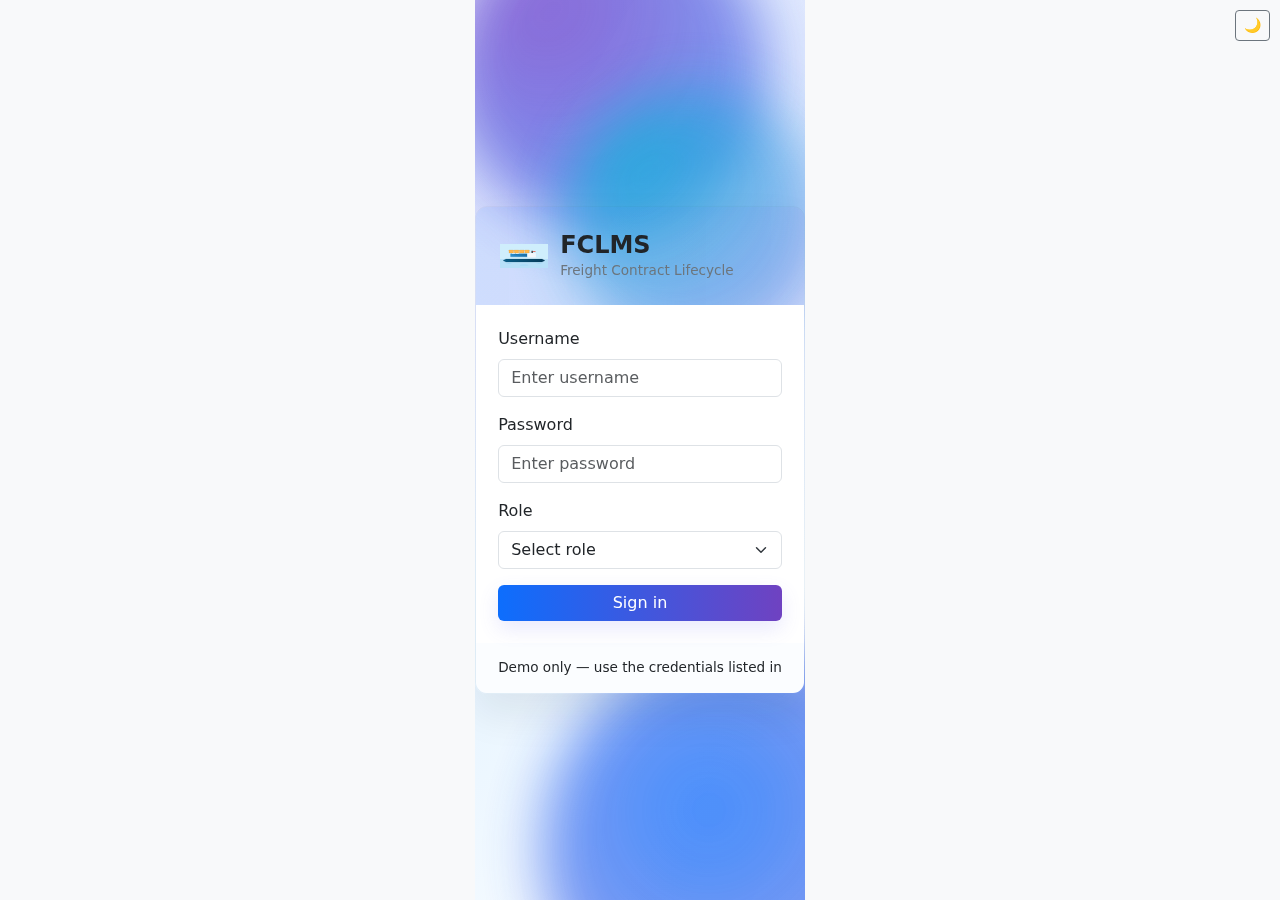
<file: index.html>
<!doctype html>
<html lang="en">
<head>
  <meta charset="utf-8">
  <meta name="viewport" content="width=device-width, initial-scale=1">
  <title>FCLMS - Login</title>
  <link href="https://cdn.jsdelivr.net/npm/bootstrap@5.3.2/dist/css/bootstrap.min.css" rel="stylesheet">
  <link href="assets/css/style.css" rel="stylesheet">
</head>
<body class="bg-light">
  <div class="container vh-100 d-flex align-items-center justify-content-center">
  <div class="login-bg">
    <div class="particle-layer" id="particleLayer" aria-hidden="true"></div>
    <div class="bg-anim" aria-hidden="true">
      <span class="blob blob1"></span>
      <span class="blob blob2"></span>
      <span class="blob blob3"></span>
    </div>
    <div class="login-card">
      <div class="login-header d-flex align-items-center">
        <div class="brand">
          <div class="logo"><img src="assets/img/tanker.svg" alt="FMG logo" class="site-logo"></div>
          <div>
            <h4>FCLMS</h4>
            <div class="small-note">Freight Contract Lifecycle</div>
          </div>
        </div>
        <div class="ms-auto">
          <button id="darkModeToggleFixed" class="btn btn-sm btn-outline-secondary" title="Toggle dark mode">🌙</button>
        </div>
      </div>
      <div class="login-body">
        <form id="loginForm">
          <div class="mb-3">
            <label for="username" class="form-label">Username</label>
            <input type="text" id="username" class="form-control" placeholder="Enter username" required>
          </div>
          <div class="mb-3">
            <label for="password" class="form-label">Password</label>
            <input type="password" id="password" class="form-control" placeholder="Enter password" required>
          </div>
          <div class="mb-3">
            <label for="role" class="form-label">Role</label>
            <select id="role" class="form-select" required>
              <option value="">Select role</option>
              <option>Admin</option>
              <option>Legal</option>
              <option>Operations</option>
              <option>User</option>
            </select>
          </div>
          <div class="d-grid">
            <button type="submit" class="btn btn-gradient">Sign in</button>
          </div>
        </form>
      </div>
      <div class="login-footer">Demo only — use the credentials listed in <code></code></div>
    </div>
  </div>
  <script src="https://code.jquery.com/jquery-3.7.1.min.js"></script>
  <script src="https://cdn.jsdelivr.net/npm/bootstrap@5.3.2/dist/js/bootstrap.bundle.min.js"></script>
  <script src="assets/js/app.js"></script>
</body>
</html>
</file>
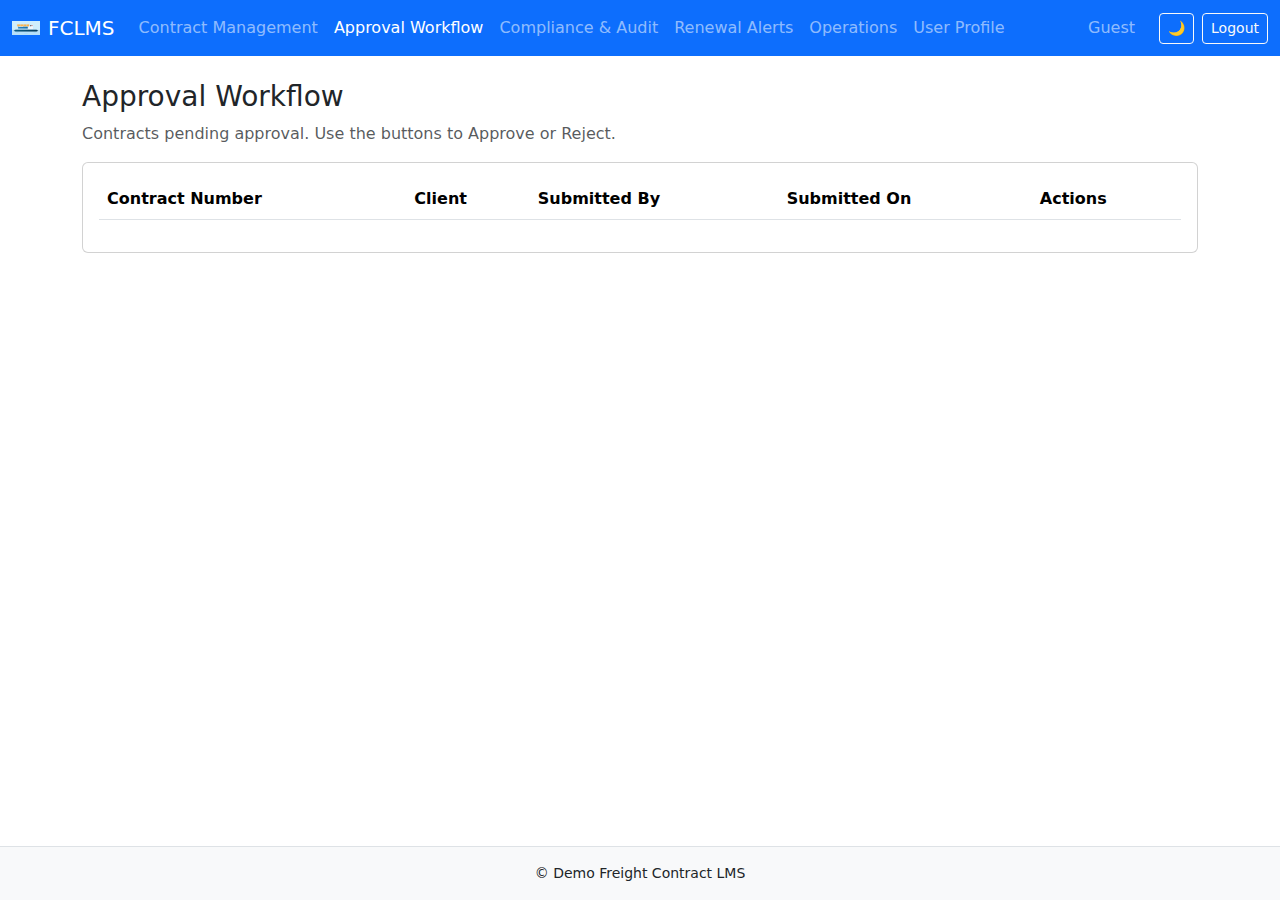
<file: approval_workflow.html>
<!doctype html>
<html lang="en">
<head>
  <meta charset="utf-8">
  <meta name="viewport" content="width=device-width, initial-scale=1">
  <title>FCLMS - Approval Workflow</title>
  <link href="https://cdn.jsdelivr.net/npm/bootstrap@5.3.2/dist/css/bootstrap.min.css" rel="stylesheet">
  <link href="assets/css/style.css" rel="stylesheet">
</head>
<body>
  <nav class="navbar navbar-expand-lg navbar-dark bg-primary">
    <div class="container-fluid">
      <a class="navbar-brand d-flex align-items-center" href="dashboard.html"><img src="assets/img/tanker.svg" class="nav-logo me-2" alt="FMG">FCLMS</a>
      <button class="navbar-toggler" type="button" data-bs-toggle="collapse" data-bs-target="#mainNav">
        <span class="navbar-toggler-icon"></span>
      </button>
      <div class="collapse navbar-collapse" id="mainNav">
        <ul class="navbar-nav me-auto mb-2 mb-lg-0">
          <li class="nav-item"><a class="nav-link" href="contract_management.html">Contract Management</a></li>
          <li class="nav-item"><a class="nav-link active" href="approval_workflow.html">Approval Workflow</a></li>
          <li class="nav-item"><a class="nav-link" href="compliance_audit.html">Compliance &amp; Audit</a></li>
          <li class="nav-item"><a class="nav-link" href="renewal_alerts.html">Renewal Alerts</a></li>
          <li class="nav-item"><a class="nav-link" href="operations.html">Operations</a></li>
          <li class="nav-item"><a class="nav-link" href="user_profile.html">User Profile</a></li>
        </ul>
        <span class="navbar-text me-3" id="navUser">Welcome</span>
        <button id="darkModeToggle" class="btn btn-outline-light btn-sm ms-2" title="Toggle dark mode">🌙</button>
        <a class="btn btn-outline-light btn-sm ms-2" href="index.html">Logout</a>
      </div>
    </div>
  </nav>

  <main class="container my-4">
    <h3>Approval Workflow</h3>
    <p class="text-muted">Contracts pending approval. Use the buttons to Approve or Reject.</p>

    <div class="card">
      <div class="card-body">
        <div class="table-responsive">
          <table class="table table-hover" id="approvalsTable">
            <thead>
              <tr>
                <th>Contract Number</th>
                <th>Client</th>
                <th>Submitted By</th>
                <th>Submitted On</th>
                <th>Actions</th>
              </tr>
            </thead>
            <tbody>
              <!-- injected by JS -->
            </tbody>
          </table>
        </div>
      </div>
    </div>
  </main>

  <footer class="bg-light py-3 mt-auto border-top">
    <div class="container text-center small">© Demo Freight Contract LMS</div>
  </footer>

  <script src="https://code.jquery.com/jquery-3.7.1.min.js"></script>
  <script src="https://cdn.jsdelivr.net/npm/bootstrap@5.3.2/dist/js/bootstrap.bundle.min.js"></script>
  <script src="assets/js/app.js"></script>
</body>
</html>
</file>
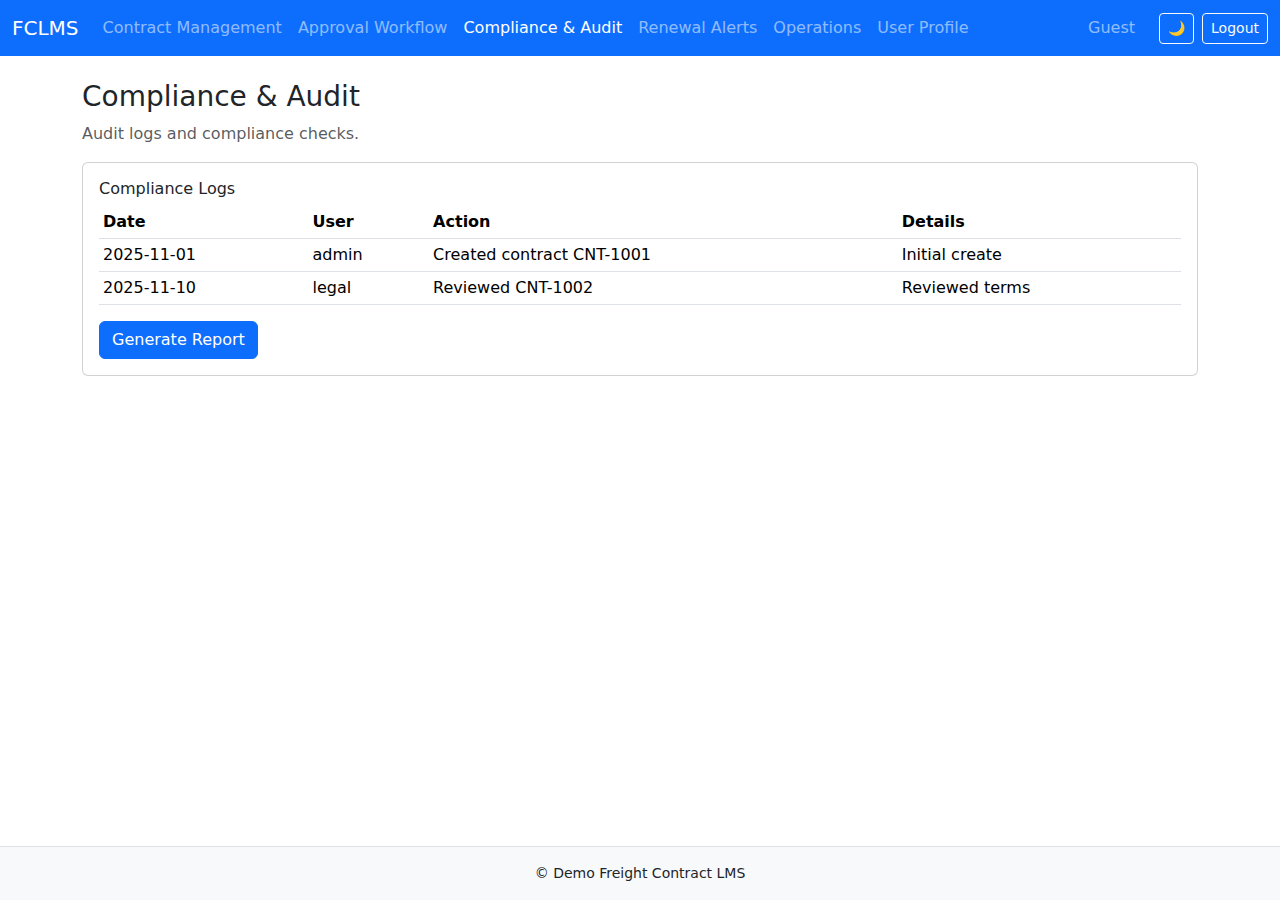
<file: compliance_audit.html>
<!doctype html>
<html lang="en">
<head>
  <meta charset="utf-8">
  <meta name="viewport" content="width=device-width, initial-scale=1">
  <title>FCLMS - Compliance & Audit</title>
  <link href="https://cdn.jsdelivr.net/npm/bootstrap@5.3.2/dist/css/bootstrap.min.css" rel="stylesheet">
  <link href="assets/css/style.css" rel="stylesheet">
</head>
<body>
  <nav class="navbar navbar-expand-lg navbar-dark bg-primary">
    <div class="container-fluid">
      <a class="navbar-brand" href="dashboard.html">FCLMS</a>
      <button class="navbar-toggler" type="button" data-bs-toggle="collapse" data-bs-target="#mainNav">
        <span class="navbar-toggler-icon"></span>
      </button>
      <div class="collapse navbar-collapse" id="mainNav">
        <ul class="navbar-nav me-auto mb-2 mb-lg-0">
          <li class="nav-item"><a class="nav-link" href="contract_management.html">Contract Management</a></li>
          <li class="nav-item"><a class="nav-link" href="approval_workflow.html">Approval Workflow</a></li>
          <li class="nav-item"><a class="nav-link active" href="compliance_audit.html">Compliance &amp; Audit</a></li>
          <li class="nav-item"><a class="nav-link" href="renewal_alerts.html">Renewal Alerts</a></li>
          <li class="nav-item"><a class="nav-link" href="operations.html">Operations</a></li>
          <li class="nav-item"><a class="nav-link" href="user_profile.html">User Profile</a></li>
        </ul>
        <span class="navbar-text me-3" id="navUser">Welcome</span>
        <button id="darkModeToggle" class="btn btn-outline-light btn-sm ms-2" title="Toggle dark mode">🌙</button>
        <a class="btn btn-outline-light btn-sm ms-2" href="index.html">Logout</a>
      </div>
    </div>
  </nav>

  <main class="container my-4">
    <h3>Compliance &amp; Audit</h3>
    <p class="text-muted">Audit logs and compliance checks.</p>

    <div class="card mb-3">
      <div class="card-body">
        <h6>Compliance Logs</h6>
        <div class="table-responsive">
          <table class="table table-sm" id="complianceTable">
            <thead>
              <tr>
                <th>Date</th>
                <th>User</th>
                <th>Action</th>
                <th>Details</th>
              </tr>
            </thead>
            <tbody></tbody>
          </table>
        </div>
        <button class="btn btn-primary" id="generateReport">Generate Report</button>
      </div>
    </div>
  </main>

  <footer class="bg-light py-3 mt-auto border-top">
    <div class="container text-center small">© Demo Freight Contract LMS</div>
  </footer>

  <script src="https://code.jquery.com/jquery-3.7.1.min.js"></script>
  <script src="https://cdn.jsdelivr.net/npm/bootstrap@5.3.2/dist/js/bootstrap.bundle.min.js"></script>
  <script src="assets/js/app.js"></script>
</body>
</html>
</file>
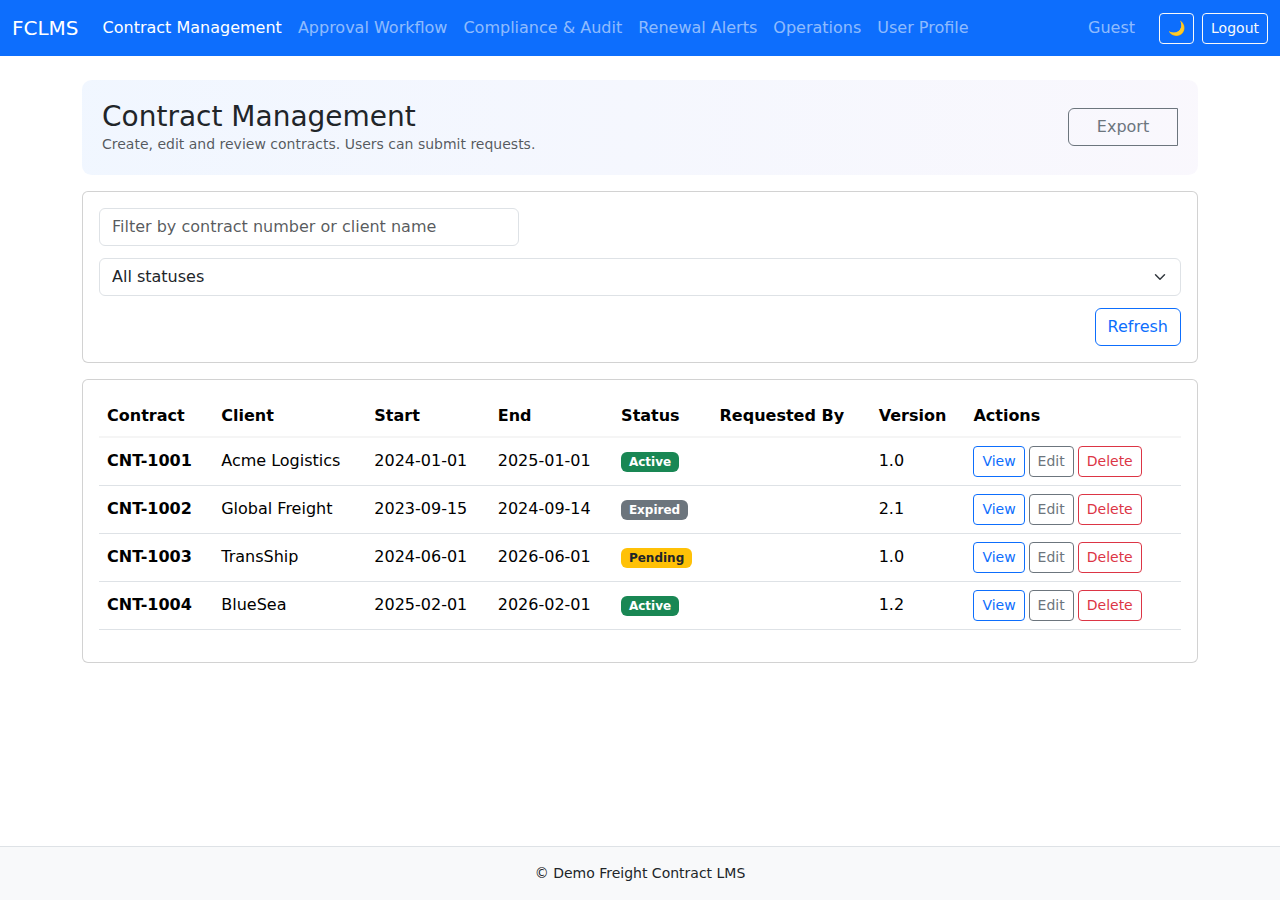
<file: contract_management.html>
<!doctype html>
<html lang="en">
<head>
  <meta charset="utf-8">
  <meta name="viewport" content="width=device-width, initial-scale=1">
  <title>FCLMS - Contract Management</title>
  <link href="https://cdn.jsdelivr.net/npm/bootstrap@5.3.2/dist/css/bootstrap.min.css" rel="stylesheet">
  <link href="assets/css/style.css" rel="stylesheet">
</head>
<body>
  <!-- Navbar -->
  <nav class="navbar navbar-expand-lg navbar-dark bg-primary">
    <div class="container-fluid">
      <a class="navbar-brand" href="dashboard.html">FCLMS</a>
      <button class="navbar-toggler" type="button" data-bs-toggle="collapse" data-bs-target="#mainNav">
        <span class="navbar-toggler-icon"></span>
      </button>
      <div class="collapse navbar-collapse" id="mainNav">
        <ul class="navbar-nav me-auto mb-2 mb-lg-0">
          <li class="nav-item"><a class="nav-link active" href="contract_management.html">Contract Management</a></li>
          <li class="nav-item"><a class="nav-link" href="approval_workflow.html">Approval Workflow</a></li>
          <li class="nav-item"><a class="nav-link" href="compliance_audit.html">Compliance &amp; Audit</a></li>
          <li class="nav-item"><a class="nav-link" href="renewal_alerts.html">Renewal Alerts</a></li>
          <li class="nav-item"><a class="nav-link" href="operations.html">Operations</a></li>
          <li class="nav-item"><a class="nav-link" href="user_profile.html">User Profile</a></li>
        </ul>
        <span class="navbar-text me-3" id="navUser">Welcome</span>
        <button id="darkModeToggle" class="btn btn-outline-light btn-sm ms-2" title="Toggle dark mode">🌙</button>
        <a class="btn btn-outline-light btn-sm ms-2" href="index.html">Logout</a>
      </div>
    </div>
  </nav>

  <main class="container my-4">
    <div class="contracts-hero">
      <div>
        <h3>Contract Management</h3>
        <p class="small text-muted">Create, edit and review contracts. Users can submit requests.</p>
      </div>
      <div class="contract-actions">
        <div class="btn-group" role="group">
          <button class="btn btn-outline-secondary" id="exportContracts">Export</button>
          <button class="btn btn-success" id="createContractBtn">Create Contract</button>
        </div>
      </div>
    </div>

    <div class="card mb-3">
      <div class="card-body">
        <div class="d-flex toolbar">
          <input type="text" id="contractSearch" class="form-control search-input" placeholder="Filter by contract number or client name">
          <select id="statusFilter" class="form-select filter-select">
            <option value="">All statuses</option>
            <option>Active</option>
            <option>Pending</option>
            <option>Expired</option>
            <option>Requested</option>
          </select>
          <div class="ms-auto">
            <a href="contract_management.html" class="btn btn-outline-primary">Refresh</a>
          </div>
        </div>
      </div>
    </div>

    <div class="card">
      <div class="card-body">
        <div class="table-responsive">
          <table class="table table-hover contract-table" id="contractsTable">
            <thead>
              <tr>
                <th>Contract</th>
                <th>Client</th>
                <th>Start</th>
                <th>End</th>
                <th>Status</th>
                <th>Requested By</th>
                <th>Version</th>
                <th>Actions</th>
              </tr>
            </thead>
            <tbody>
              <!-- rows injected by JS -->
            </tbody>
          </table>
        </div>
      </div>
    </div>
    <!-- User-only: Create Contract Request (visible only to role 'User') -->
    <div id="userRequestSection" class="card mt-4" style="display:none;">
      <div class="card-body">
        <h5>Create Contract Request</h5>
        <form id="requestForm">
          <div class="row">
            <div class="col-md-4 mb-3">
              <label class="form-label">User ID</label>
              <input class="form-control" id="r_userid" readonly>
            </div>
            <div class="col-md-4 mb-3">
              <label class="form-label">Start Date</label>
              <input type="date" class="form-control" id="r_start" required>
            </div>
            <div class="col-md-4 mb-3">
              <label class="form-label">End Date</label>
              <input type="date" class="form-control" id="r_end" required>
            </div>
          </div>
          <div class="mb-3">
            <label class="form-label">Description</label>
            <textarea class="form-control" id="r_description" rows="3" required></textarea>
          </div>
          <div>
            <button class="btn btn-primary" type="submit">Submit Request</button>
          </div>
        </form>
      </div>
    </div>
  </main>

  <!-- Create/Edit Modal -->
  <div class="modal fade" id="contractModal" tabindex="-1">
    <div class="modal-dialog modal-lg">
      <div class="modal-content">
        <div class="modal-header">
          <h5 class="modal-title" id="contractModalLabel">Create Contract</h5>
          <button type="button" class="btn-close" data-bs-dismiss="modal"></button>
        </div>
        <form id="contractForm">
          <div class="modal-body">
            <input type="hidden" id="contractIndex">
            <div class="row">
              <div class="col-md-6 mb-3">
                <label class="form-label">Contract Number</label>
                <input class="form-control" id="c_number" required>
              </div>
              <div class="col-md-6 mb-3">
                <label class="form-label">Client Name</label>
                <input class="form-control" id="c_client" required>
              </div>
            </div>
            <div class="row">
              <div class="col-md-6 mb-3">
                <label class="form-label">Start Date</label>
                <input type="date" class="form-control" id="c_start" required>
              </div>
              <div class="col-md-6 mb-3">
                <label class="form-label">End Date</label>
                <input type="date" class="form-control" id="c_end" required>
              </div>
            </div>
            <div class="row">
              <div class="col-md-6 mb-3">
                <label class="form-label">Status</label>
                <select class="form-select" id="c_status">
                  <option>Active</option>
                  <option>Pending</option>
                  <option>Expired</option>
                </select>
              </div>
              <div class="col-md-6 mb-3">
                <label class="form-label">Version</label>
                <input class="form-control" id="c_version" value="1.0">
              </div>
            </div>
            <div class="mb-3">
              <label class="form-label">Notes</label>
              <textarea id="c_notes" class="form-control" rows="3"></textarea>
            </div>
          </div>
          <div class="modal-footer">
            <button type="button" class="btn btn-secondary" data-bs-dismiss="modal">Cancel</button>
            <button type="submit" class="btn btn-primary">Save</button>
          </div>
        </form>
      </div>
    </div>
  </div>

  <!-- View Details Modal -->
  <div class="modal fade" id="viewModal" tabindex="-1">
    <div class="modal-dialog">
      <div class="modal-content">
        <div class="modal-header">
          <h5 class="modal-title">Contract Details</h5>
          <button type="button" class="btn-close" data-bs-dismiss="modal"></button>
        </div>
        <div class="modal-body" id="viewBody">
          <!-- injected -->
        </div>
        <div class="modal-footer">
          <button class="btn btn-secondary" data-bs-dismiss="modal">Close</button>
        </div>
      </div>
    </div>
  </div>

  <footer class="bg-light py-3 mt-auto border-top">
    <div class="container text-center small">© Demo Freight Contract LMS</div>
  </footer>

  <script src="https://code.jquery.com/jquery-3.7.1.min.js"></script>
  <script src="https://cdn.jsdelivr.net/npm/bootstrap@5.3.2/dist/js/bootstrap.bundle.min.js"></script>
  <script src="assets/js/app.js"></script>
</body>
</html>
</file>
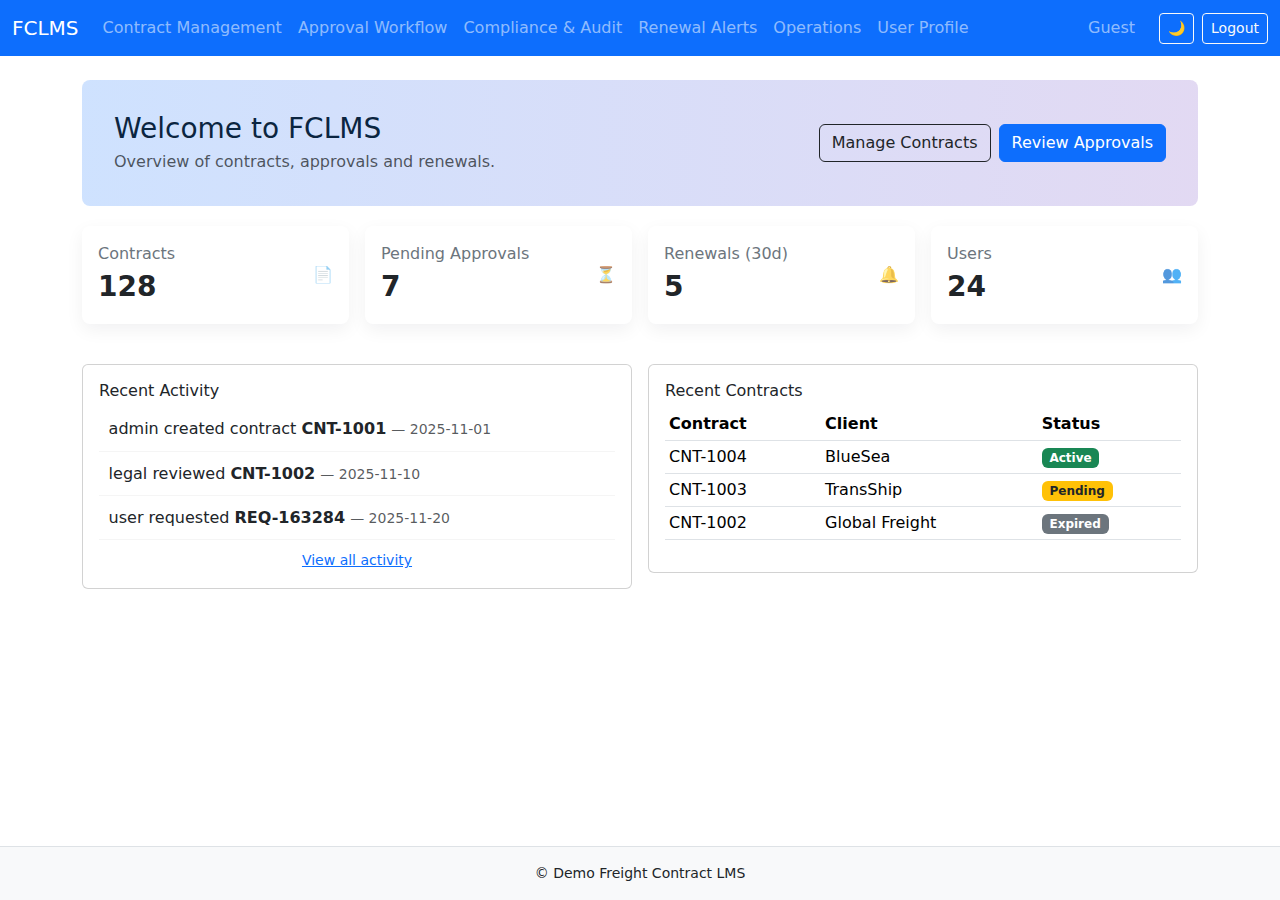
<file: dashboard.html>
<!doctype html>
<html lang="en">
<head>
  <meta charset="utf-8">
  <meta name="viewport" content="width=device-width, initial-scale=1">
  <title>FCLMS - Dashboard</title>
  <link href="https://cdn.jsdelivr.net/npm/bootstrap@5.3.2/dist/css/bootstrap.min.css" rel="stylesheet">
  <link href="assets/css/style.css" rel="stylesheet">
</head>
<body>
  <!-- Navbar -->
  <nav class="navbar navbar-expand-lg navbar-dark bg-primary">
    <div class="container-fluid">
      <a class="navbar-brand" href="#">FCLMS</a>
      <button class="navbar-toggler" type="button" data-bs-toggle="collapse" data-bs-target="#mainNav">
        <span class="navbar-toggler-icon"></span>
      </button>
      <div class="collapse navbar-collapse" id="mainNav">
        <ul class="navbar-nav me-auto mb-2 mb-lg-0">
          <li class="nav-item"><a class="nav-link" href="contract_management.html">Contract Management</a></li>
          <li class="nav-item"><a class="nav-link" href="approval_workflow.html">Approval Workflow</a></li>
          <li class="nav-item"><a class="nav-link" href="compliance_audit.html">Compliance &amp; Audit</a></li>
          <li class="nav-item"><a class="nav-link" href="renewal_alerts.html">Renewal Alerts</a></li>
          <li class="nav-item"><a class="nav-link" href="operations.html">Operations</a></li>
          <li class="nav-item"><a class="nav-link" href="user_profile.html">User Profile</a></li>
        </ul>
        <span class="navbar-text me-3" id="navUser">Welcome</span>
        <button id="darkModeToggle" class="btn btn-outline-light btn-sm ms-2" title="Toggle dark mode">🌙</button>
        <a class="btn btn-outline-light btn-sm ms-2" href="index.html">Logout</a>
      </div>
    </div>
  </nav>

  <main class="container my-4">
    <div class="row">
      <div class="col-12">
        <section class="dashboard-hero d-flex justify-content-between align-items-center">
          <div>
            <h3 class="mb-1">Welcome to FCLMS</h3>
            <p class="mb-0 text-muted">Overview of contracts, approvals and renewals.</p>
          </div>
          <div class="d-flex gap-2">
            <a href="contract_management.html" class="btn btn-outline-dark">Manage Contracts</a>
            <a href="approval_workflow.html" class="btn btn-primary">Review Approvals</a>
          </div>
        </section>

        <div class="row g-3">
          <div class="col-sm-6 col-md-3">
            <div class="stat-card bg-white p-3">
              <div class="d-flex justify-content-between align-items-center">
                <div>
                  <div class="stat-label">Contracts</div>
                  <div class="stat-value">128</div>
                </div>
                <div class="text-muted">📄</div>
              </div>
            </div>
          </div>
          <div class="col-sm-6 col-md-3">
            <div class="stat-card bg-white p-3">
              <div class="d-flex justify-content-between align-items-center">
                <div>
                  <div class="stat-label">Pending Approvals</div>
                  <div class="stat-value">7</div>
                </div>
                <div class="text-muted">⏳</div>
              </div>
            </div>
          </div>
          <div class="col-sm-6 col-md-3">
            <div class="stat-card bg-white p-3">
              <div class="d-flex justify-content-between align-items-center">
                <div>
                  <div class="stat-label">Renewals (30d)</div>
                  <div class="stat-value">5</div>
                </div>
                <div class="text-muted">🔔</div>
              </div>
            </div>
          </div>
          <div class="col-sm-6 col-md-3">
            <div class="stat-card bg-white p-3">
              <div class="d-flex justify-content-between align-items-center">
                <div>
                  <div class="stat-label">Users</div>
                  <div class="stat-value">24</div>
                </div>
                <div class="text-muted">👥</div>
              </div>
            </div>
          </div>
        </div>

        <div class="row mt-4 g-3">
          <div class="col-lg-6">
            <div class="card">
              <div class="card-body">
                <h6 class="card-title">Recent Activity</h6>
                <div class="activity-item">admin created contract <strong>CNT-1001</strong> <span class="text-muted small">— 2025-11-01</span></div>
                <div class="activity-item">legal reviewed <strong>CNT-1002</strong> <span class="text-muted small">— 2025-11-10</span></div>
                <div class="activity-item">user requested <strong>REQ-163284</strong> <span class="text-muted small">— 2025-11-20</span></div>
                <div class="mt-2 text-center"><a href="compliance_audit.html" class="small">View all activity</a></div>
              </div>
            </div>
          </div>
          <div class="col-lg-6">
            <div class="card">
              <div class="card-body">
                <h6 class="card-title">Recent Contracts</h6>
                <div class="table-responsive">
                  <table class="table table-sm recent-table">
                    <thead>
                      <tr><th>Contract</th><th>Client</th><th>Status</th></tr>
                    </thead>
                    <tbody>
                      <tr><td>CNT-1004</td><td>BlueSea</td><td><span class="badge bg-success">Active</span></td></tr>
                      <tr><td>CNT-1003</td><td>TransShip</td><td><span class="badge bg-warning text-dark">Pending</span></td></tr>
                      <tr><td>CNT-1002</td><td>Global Freight</td><td><span class="badge bg-secondary">Expired</span></td></tr>
                    </tbody>
                  </table>
                </div>
              </div>
            </div>
          </div>
        </div>
      </div>
    </div>
  </main>

  <footer class="bg-light py-3 mt-auto border-top">
    <div class="container text-center small">© Demo Freight Contract LMS</div>
  </footer>

  <script src="https://code.jquery.com/jquery-3.7.1.min.js"></script>
  <script src="https://cdn.jsdelivr.net/npm/bootstrap@5.3.2/dist/js/bootstrap.bundle.min.js"></script>
  <script src="assets/js/app.js"></script>
</body>
</html>
</file>
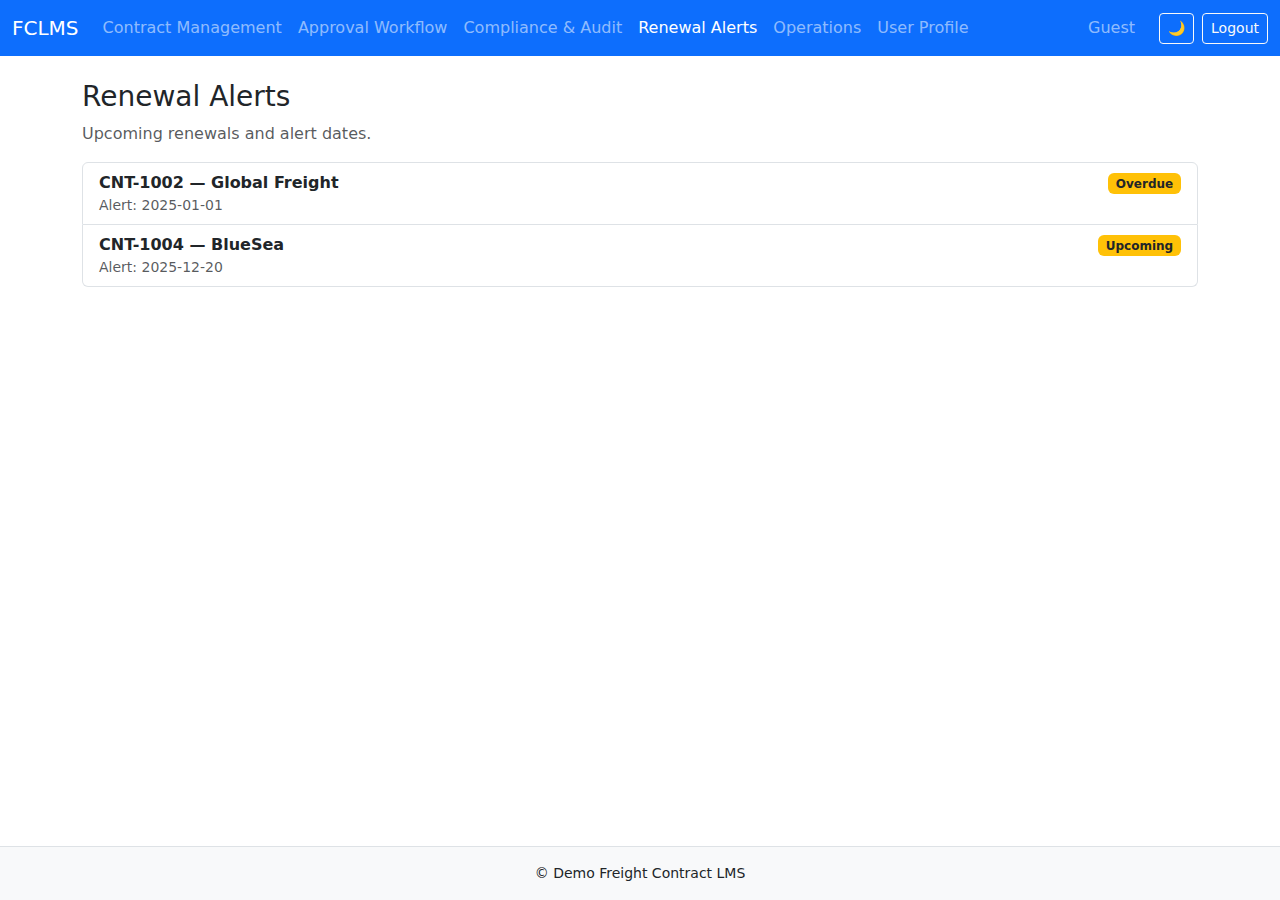
<file: renewal_alerts.html>
<!doctype html>
<html lang="en">
<head>
  <meta charset="utf-8">
  <meta name="viewport" content="width=device-width, initial-scale=1">
  <title>FCLMS - Renewal Alerts</title>
  <link href="https://cdn.jsdelivr.net/npm/bootstrap@5.3.2/dist/css/bootstrap.min.css" rel="stylesheet">
  <link href="assets/css/style.css" rel="stylesheet">
</head>
<body>
  <nav class="navbar navbar-expand-lg navbar-dark bg-primary">
    <div class="container-fluid">
      <a class="navbar-brand" href="dashboard.html">FCLMS</a>
      <button class="navbar-toggler" type="button" data-bs-toggle="collapse" data-bs-target="#mainNav">
        <span class="navbar-toggler-icon"></span>
      </button>
      <div class="collapse navbar-collapse" id="mainNav">
        <ul class="navbar-nav me-auto mb-2 mb-lg-0">
          <li class="nav-item"><a class="nav-link" href="contract_management.html">Contract Management</a></li>
          <li class="nav-item"><a class="nav-link" href="approval_workflow.html">Approval Workflow</a></li>
          <li class="nav-item"><a class="nav-link" href="compliance_audit.html">Compliance &amp; Audit</a></li>
          <li class="nav-item"><a class="nav-link active" href="renewal_alerts.html">Renewal Alerts</a></li>
          <li class="nav-item"><a class="nav-link" href="operations.html">Operations</a></li>
          <li class="nav-item"><a class="nav-link" href="user_profile.html">User Profile</a></li>
        </ul>
        <span class="navbar-text me-3" id="navUser">Welcome</span>
        <button id="darkModeToggle" class="btn btn-outline-light btn-sm ms-2" title="Toggle dark mode">🌙</button>
        <a class="btn btn-outline-light btn-sm ms-2" href="index.html">Logout</a>
      </div>
    </div>
  </nav>

  <main class="container my-4">
    <h3>Renewal Alerts</h3>
    <p class="text-muted">Upcoming renewals and alert dates.</p>

    <div class="list-group" id="renewalsList">
      <!-- injected -->
    </div>
  </main>

  <footer class="bg-light py-3 mt-auto border-top">
    <div class="container text-center small">© Demo Freight Contract LMS</div>
  </footer>

  <script src="https://code.jquery.com/jquery-3.7.1.min.js"></script>
  <script src="https://cdn.jsdelivr.net/npm/bootstrap@5.3.2/dist/js/bootstrap.bundle.min.js"></script>
  <script src="assets/js/app.js"></script>
</body>
</html>
</file>
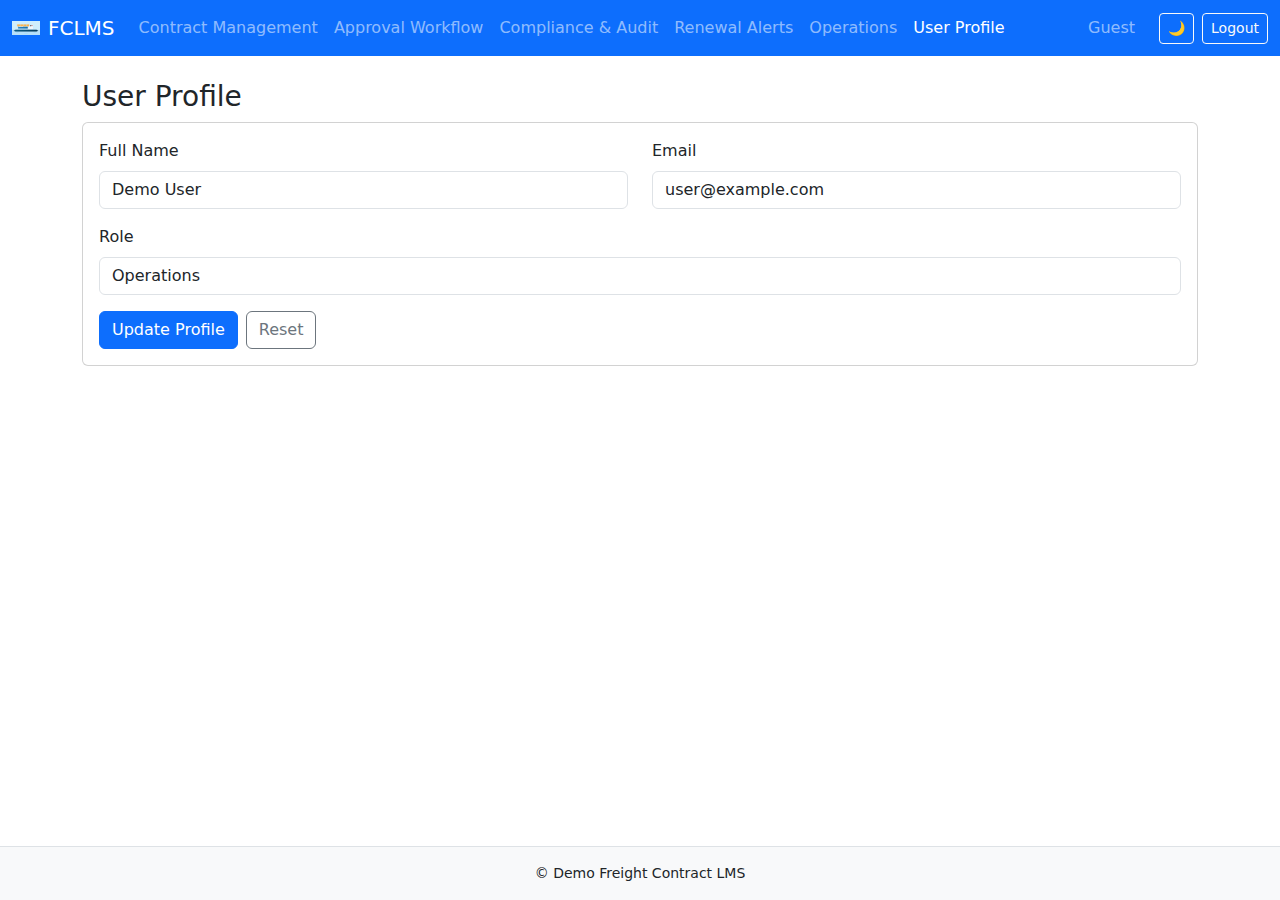
<file: user_profile.html>
<!doctype html>
<html lang="en">
<head>
  <meta charset="utf-8">
  <meta name="viewport" content="width=device-width, initial-scale=1">
  <title>FCLMS - User Profile</title>
  <link href="https://cdn.jsdelivr.net/npm/bootstrap@5.3.2/dist/css/bootstrap.min.css" rel="stylesheet">
  <link href="assets/css/style.css" rel="stylesheet">
</head>
<body>
  <nav class="navbar navbar-expand-lg navbar-dark bg-primary">
    <div class="container-fluid">
      <a class="navbar-brand d-flex align-items-center" href="dashboard.html"><img src="assets/img/tanker.svg" class="nav-logo me-2" alt="FMG">FCLMS</a>
      <button class="navbar-toggler" type="button" data-bs-toggle="collapse" data-bs-target="#mainNav">
        <span class="navbar-toggler-icon"></span>
      </button>
      <div class="collapse navbar-collapse" id="mainNav">
        <ul class="navbar-nav me-auto mb-2 mb-lg-0">
          <li class="nav-item"><a class="nav-link" href="contract_management.html">Contract Management</a></li>
          <li class="nav-item"><a class="nav-link" href="approval_workflow.html">Approval Workflow</a></li>
          <li class="nav-item"><a class="nav-link" href="compliance_audit.html">Compliance &amp; Audit</a></li>
          <li class="nav-item"><a class="nav-link" href="renewal_alerts.html">Renewal Alerts</a></li>
          <li class="nav-item"><a class="nav-link" href="operations.html">Operations</a></li>
          <li class="nav-item"><a class="nav-link active" href="user_profile.html">User Profile</a></li>
        </ul>
        <span class="navbar-text me-3" id="navUser">Welcome</span>
        <button id="darkModeToggle" class="btn btn-outline-light btn-sm ms-2" title="Toggle dark mode">🌙</button>
        <a class="btn btn-outline-light btn-sm ms-2" href="index.html">Logout</a>
      </div>
    </div>
  </nav>

  <main class="container my-4">
    <h3>User Profile</h3>
    <div class="card">
      <div class="card-body">
        <form id="profileForm">
          <div class="row">
            <div class="col-md-6 mb-3">
              <label class="form-label">Full Name</label>
              <input class="form-control" id="p_name" required>
            </div>
            <div class="col-md-6 mb-3">
              <label class="form-label">Email</label>
              <input class="form-control" id="p_email" type="email" required>
            </div>
          </div>
          <div class="mb-3">
            <label class="form-label">Role</label>
            <input class="form-control" id="p_role" readonly>
          </div>
          <div class="d-flex gap-2">
            <button class="btn btn-primary" type="submit">Update Profile</button>
            <button class="btn btn-outline-secondary" type="button" id="resetProfile">Reset</button>
          </div>
        </form>
      </div>
    </div>
  </main>

  <footer class="bg-light py-3 mt-auto border-top">
    <div class="container text-center small">© Demo Freight Contract LMS</div>
  </footer>

  <script src="https://code.jquery.com/jquery-3.7.1.min.js"></script>
  <script src="https://cdn.jsdelivr.net/npm/bootstrap@5.3.2/dist/js/bootstrap.bundle.min.js"></script>
  <script src="assets/js/app.js"></script>
</body>
</html>
</file>
<file: assets/css/style.css>
/* Simple custom styles for the demo UI */
body { min-height: 100vh; display: flex; flex-direction: column; }
main { flex: 1 0 auto; }
.card .display-6 { margin:0; }
#contractsTable td, #contractsTable th { vertical-align: middle; }
@media (max-width: 576px) {
  .card .display-6 { font-size: 1.5rem; }
}

/* Login page styles */
.login-bg {
  min-height: 100vh;
  display: flex;
  align-items: center;
  justify-content: center;
  background: radial-gradient(1200px 400px at 10% 20%, rgba(99,102,241,0.12), transparent),
              linear-gradient(135deg, #eef2ff 0%, #e6f4ff 50%, #ffffff 100%);
}

/* make room for animated background elements */
.login-bg { position: relative; overflow: hidden; }

.bg-anim { position: absolute; inset: 0; pointer-events: none; z-index: 0; }
.bg-anim .blob { position: absolute; border-radius: 50%; filter: blur(28px); opacity: 0.85; transform: translate3d(0,0,0); will-change: transform, opacity; }
.bg-anim .blob1 { width: 320px; height: 320px; left: -8%; top: -10%; background: radial-gradient(circle at 30% 30%, rgba(111,66,203,0.95), rgba(13,110,253,0.6)); animation: float1 12s ease-in-out infinite; }
.bg-anim .blob2 { width: 260px; height: 260px; right: -6%; top: 10%; background: radial-gradient(circle at 20% 20%, rgba(6,182,212,0.85), rgba(99,102,241,0.5)); animation: float2 16s ease-in-out infinite; }
.bg-anim .blob3 { width: 420px; height: 420px; left: 20%; bottom: -18%; background: radial-gradient(circle at 40% 40%, rgba(13,110,253,0.9), rgba(111,66,203,0.55)); animation: float3 20s ease-in-out infinite; }

.login-card { position: relative; z-index: 3; }

/* Particle layer: small moving particles across full width */
.particle-layer { position: absolute; inset: 0; z-index: 1; pointer-events: none; overflow: hidden; }
.particle-layer .particle { position: absolute; border-radius: 50%; opacity: 0.9; transform: translate3d(0,0,0); will-change: transform, opacity; }
.particle-layer .particle.small { background: rgba(255,255,255,0.85); }
.particle-layer .particle.med { background: rgba(255,255,255,0.6); }
.particle-layer .particle.faint { background: rgba(99,102,241,0.18); }

@keyframes particleMove {
  0% { transform: translateX(-10vw) translateY(0) scale(1); opacity: 0; }
  5% { opacity: 0.7; }
  50% { transform: translateX(50vw) translateY(6px) scale(1.05); }
  95% { opacity: 0.7; }
  100% { transform: translateX(110vw) translateY(0) scale(1); opacity: 0; }
}

/* prefers-reduced-motion: disable animations */
@media (prefers-reduced-motion: reduce) {
  .particle-layer .particle { animation: none !important; opacity: .6 !important; }
  .bg-anim .blob { animation: none !important; }
  .login-bg::before { animation: none !important; }
}

@keyframes float1 {
  0% { transform: translateY(0) scale(1); opacity: .9; }
  50% { transform: translateY(18px) scale(1.05); opacity: .8; }
  100% { transform: translateY(0) scale(1); opacity: .9; }
}
@keyframes float2 {
  0% { transform: translateY(0) scale(1); opacity: .85; }
  50% { transform: translateY(-22px) scale(1.06); opacity: .75; }
  100% { transform: translateY(0) scale(1); opacity: .85; }
}
@keyframes float3 {
  0% { transform: translateY(0) scale(1); opacity: .88; }
  50% { transform: translateY(28px) scale(1.04); opacity: .78; }
  100% { transform: translateY(0) scale(1); opacity: .88; }
}

/* subtle moving gradient overlay to add depth */
.login-bg::before{
  content: '';
  position: absolute; inset:0; z-index:1; pointer-events:none;
  background: linear-gradient(120deg, rgba(255,255,255,0.05), rgba(0,0,0,0.02));
  mix-blend-mode: overlay; opacity: .9; animation: bgShift 18s linear infinite;
}
@keyframes bgShift{ 0%{ transform: translateX(0);} 50%{ transform: translateX(6%);} 100%{ transform: translateX(0);} }
.dark-mode .login-bg {
  background: radial-gradient(1200px 400px at 10% 20%, rgba(16,24,40,0.4), transparent),
              linear-gradient(135deg, #07101a 0%, #081826 50%, #07101a 100%);
}
.login-card {
  width: 100%;
  max-width: 440px;
  border-radius: 12px;
  overflow: hidden;
  box-shadow: 0 20px 40px rgba(11,23,34,0.08);
  border: 1px solid rgba(11,23,34,0.04);
}
.dark-mode .login-card { box-shadow: 0 18px 36px rgba(0,0,0,0.6); border-color: rgba(255,255,255,0.04); }
.login-header {
  padding: 24px; background: linear-gradient(90deg, rgba(13,110,253,0.08), rgba(111,66,203,0.06));
}
.brand { display:flex; align-items:center; gap:.75rem; }
.brand .logo { width:48px; height:48px; border-radius:8px; display:flex; align-items:center; justify-content:center; overflow:hidden; }
.brand .logo img { width:48px; height:48px; display:block; }
.nav-logo { width:28px; height:28px; vertical-align:middle; }
.site-logo { width:56px; height:56px; }
.brand h4 { margin:0; font-weight:600; }
.login-body { padding: 22px; background-color: #fff; }
.dark-mode .login-body { background-color: transparent; }
.login-footer { padding: 14px 22px; background-color: #fbfdff; text-align:center; font-size:0.85rem; }
.dark-mode .login-footer { background-color: transparent; color:#9fb6c9; }
.form-control:focus { box-shadow: 0 8px 20px rgba(13,110,253,0.08); border-color: #0d6efd; }
.btn-gradient {
  background: linear-gradient(90deg,#0d6efd,#6f42c1);
  color: #fff; border: 0; box-shadow: 0 8px 20px rgba(99,102,241,0.14);
}
.small-note { font-size:0.85rem; color:#6c757d; }
.dark-mode .small-note { color:#a8c2d6; }

@media (max-width: 480px){
  .login-card { margin: 24px; }
}

/* Contract Management styles */
.contracts-hero {
  display:flex; align-items:center; justify-content:space-between; gap:1rem;
  padding:1.25rem; border-radius:.6rem; margin-bottom:1rem;
  background: linear-gradient(90deg, rgba(13,110,253,0.06), rgba(111,66,203,0.04));
}
.dark-mode .contracts-hero { background: linear-gradient(90deg,#07101a 0%, #07101a 100%); }
.contracts-hero h3 { margin:0; }
.contracts-hero p { margin:0; color:#6c757d; }
.toolbar { display:flex; gap:.75rem; flex-wrap:wrap; align-items:center; }
.search-input { min-width: 240px; max-width: 420px; }
.filter-select { min-width: 160px; }
.contract-actions .btn { min-width:110px; }
.contract-table thead th { background: transparent; border-bottom: 2px solid rgba(0,0,0,0.04); }
.contract-table tbody tr:hover { background: rgba(13,110,253,0.02); }
.badge-status-Active { background-color: #198754; }
.badge-status-Pending { background-color: #ffc107; color:#212529; }
.badge-status-Expired { background-color: #6c757d; }
.badge-status-Requested { background-color: #0d6efd; }
.badge-status-Draft { background-color: #6f42c1; }
.action-btns .btn { margin-right: 6px; }
.user-request-card { margin-top: 1rem; }

@media (max-width: 576px){
  .contracts-hero { flex-direction:column; align-items:flex-start; }
  .toolbar { width:100%; }
  .search-input { width:100%; }
}

/* Dark mode styles */
.dark-mode {
  background-color: #0f1720;
  color: #e6eef8;
}
.dark-mode .card {
  background-color: #0b1220;
  border-color: #213040;
  color: #e6eef8;
}
.dark-mode .navbar, .dark-mode .footer, .dark-mode footer {
  background-color: #07101a !important;
}
.dark-mode .navbar .nav-link, .dark-mode .navbar .navbar-text, .dark-mode .navbar .navbar-brand {
  color: #d8e6f3 !important;
}
.dark-mode .table, .dark-mode .table th, .dark-mode .table td {
  background-color: transparent;
  color: #d8e6f3;
  border-color: #213040;
}
.dark-mode .list-group-item {
  background-color: #07101a;
  border-color: #213040;
  color: #d8e6f3;
}
.dark-mode .btn-outline-light {
  color: #d8e6f3;
  border-color: #33516b;
}
.dark-mode .btn-primary { background-color: #1f6f8b; border-color:#1f6f8b; }
.dark-mode .form-control, .dark-mode .form-select, .dark-mode textarea {
  background-color: #07101a; color: #d8e6f3; border-color:#213040;
}
/* small toggle fixed for index page (if present) */
#darkModeToggleFixed { position: fixed; top: 10px; right: 10px; z-index: 2000; }

/* Toast / notification container (bottom-right) */
.toast-container.br { position: fixed; right: 12px; bottom: 12px; z-index: 1200; }
.toast-container.br .toast { min-width: 260px; }
.dark-mode .toast { background-color: #0b1220; color: #e6eef8; border-color:#213040; }

/* Dashboard specific styles */
.dashboard-hero {
  padding: 2rem; border-radius: .5rem; background: linear-gradient(90deg,#0d6efd33 0%, #6f42c133 100%); color: #0b2540; margin-bottom: 1.25rem;
}
.dark-mode .dashboard-hero { background: linear-gradient(90deg,#1b2b3b 0%, #10222b 100%); color: #e6eef8; }
.stat-card { border: 0; border-radius: .5rem; box-shadow: 0 6px 18px rgba(11,23,34,0.06); padding: 1rem; }
.stat-card .stat-value { font-size: 1.75rem; font-weight: 600; }
.stat-card .stat-label { color: #6c757d; }
.dark-mode .stat-card { box-shadow: 0 6px 18px rgba(0,0,0,0.6); }
.recent-table th, .recent-table td { vertical-align: middle; }
.activity-item { padding: .6rem; border-bottom: 1px solid rgba(0,0,0,0.04); }
.dark-mode .activity-item { border-bottom-color: rgba(255,255,255,0.04); }

@media (max-width: 767px){
  .dashboard-hero { text-align: center; }
  .stat-card .stat-value { font-size: 1.4rem; }
}
</file>
